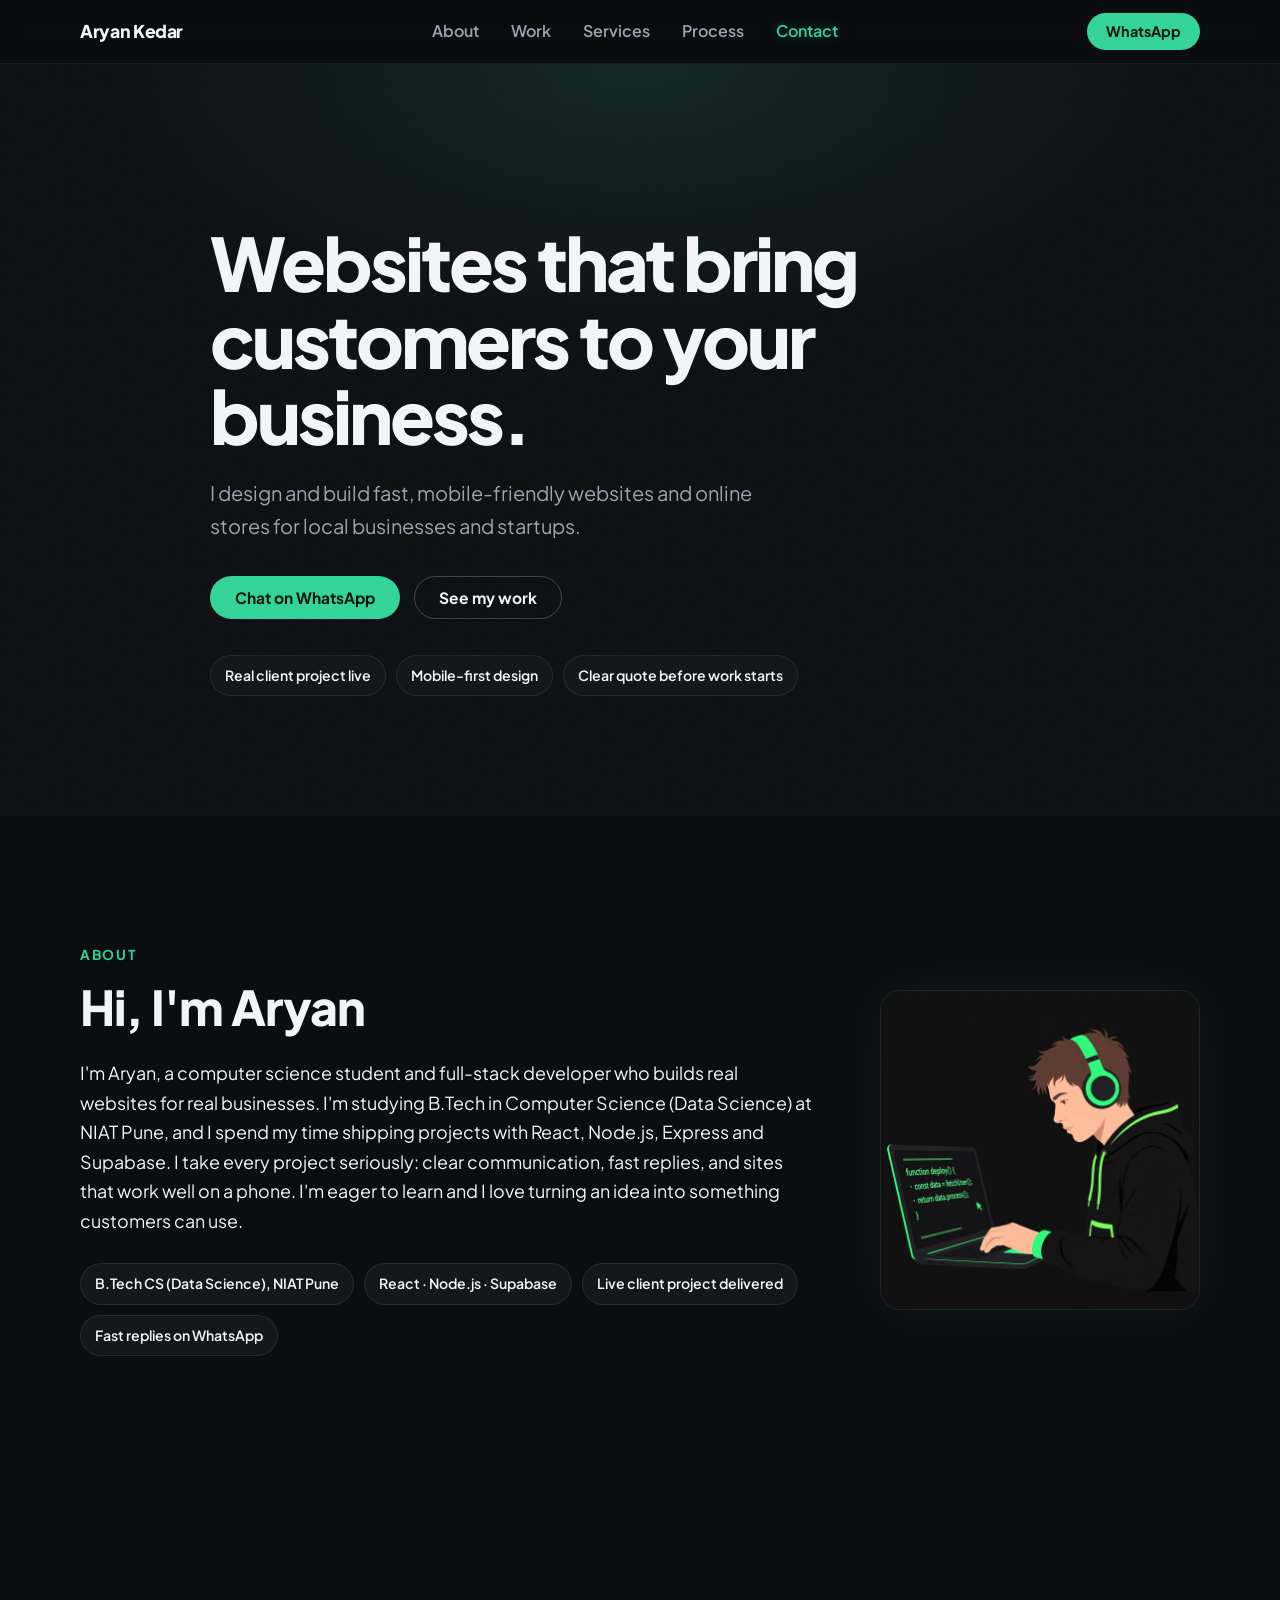
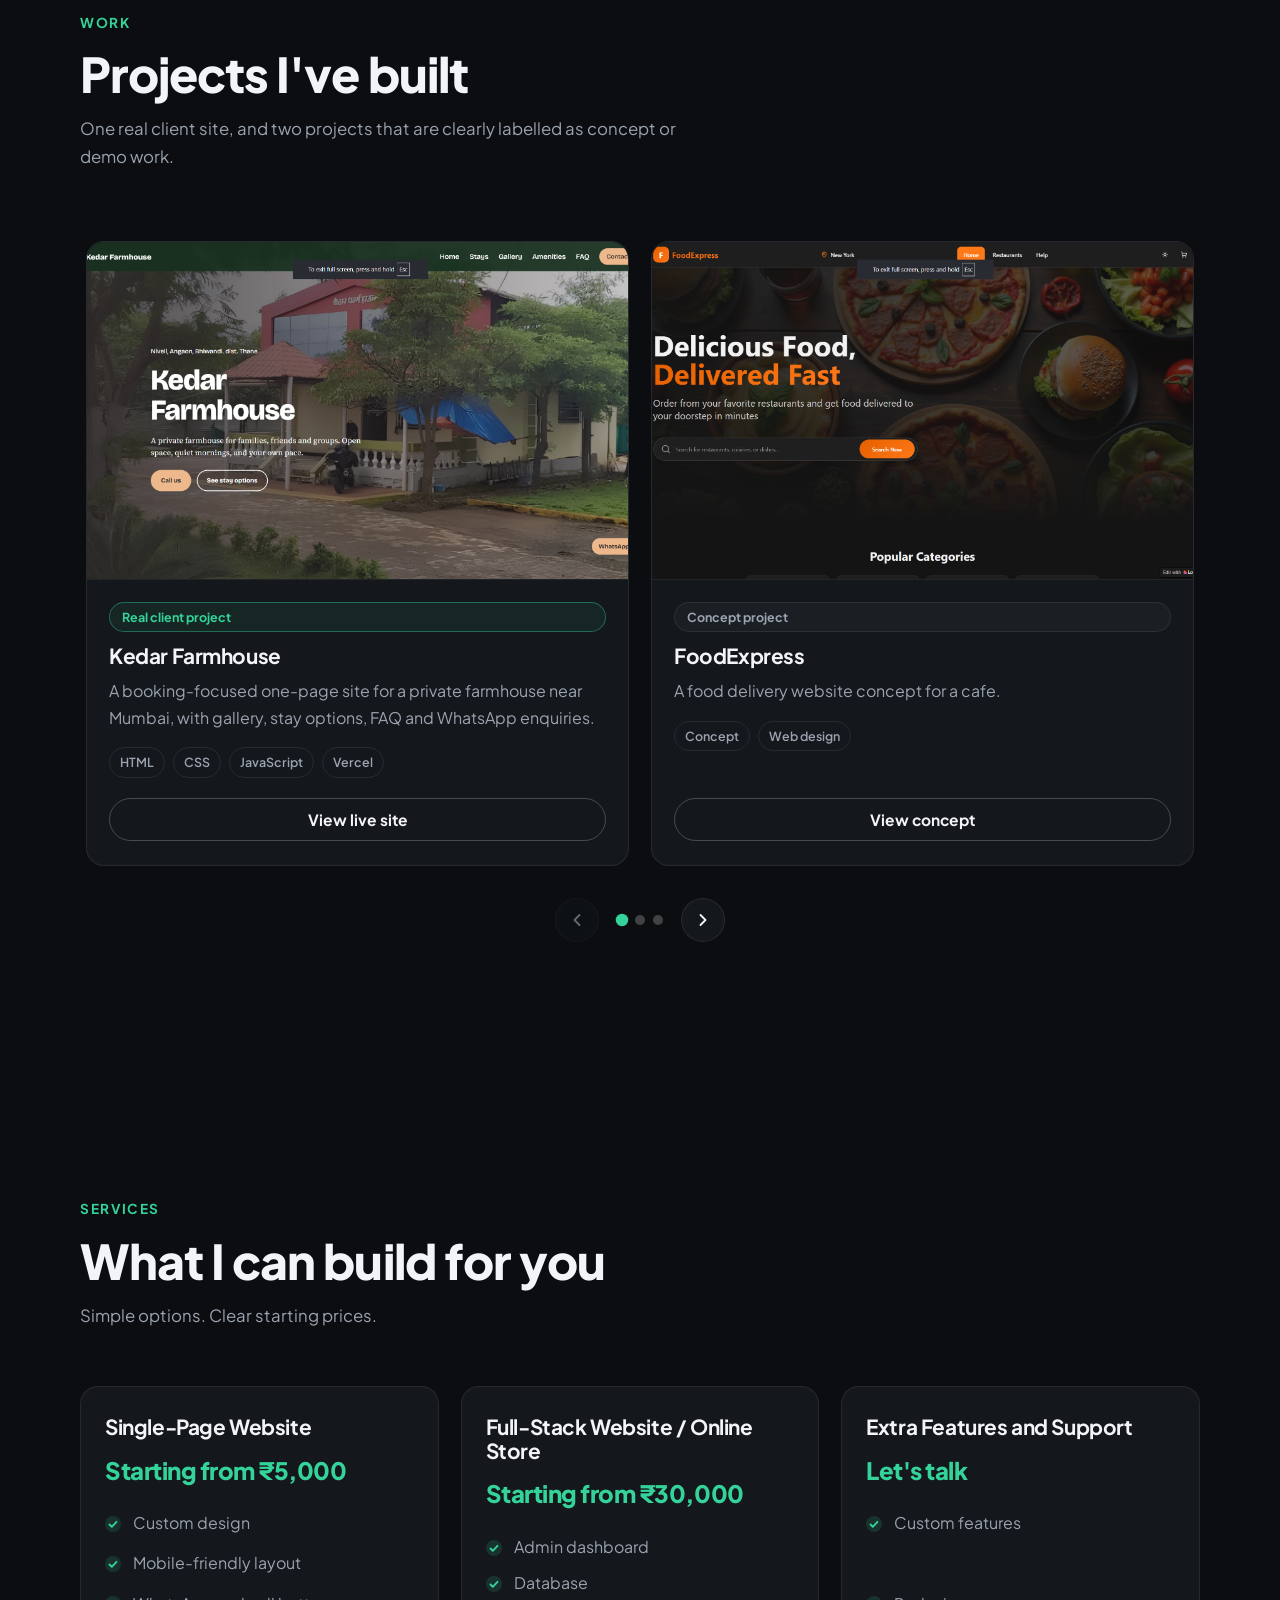
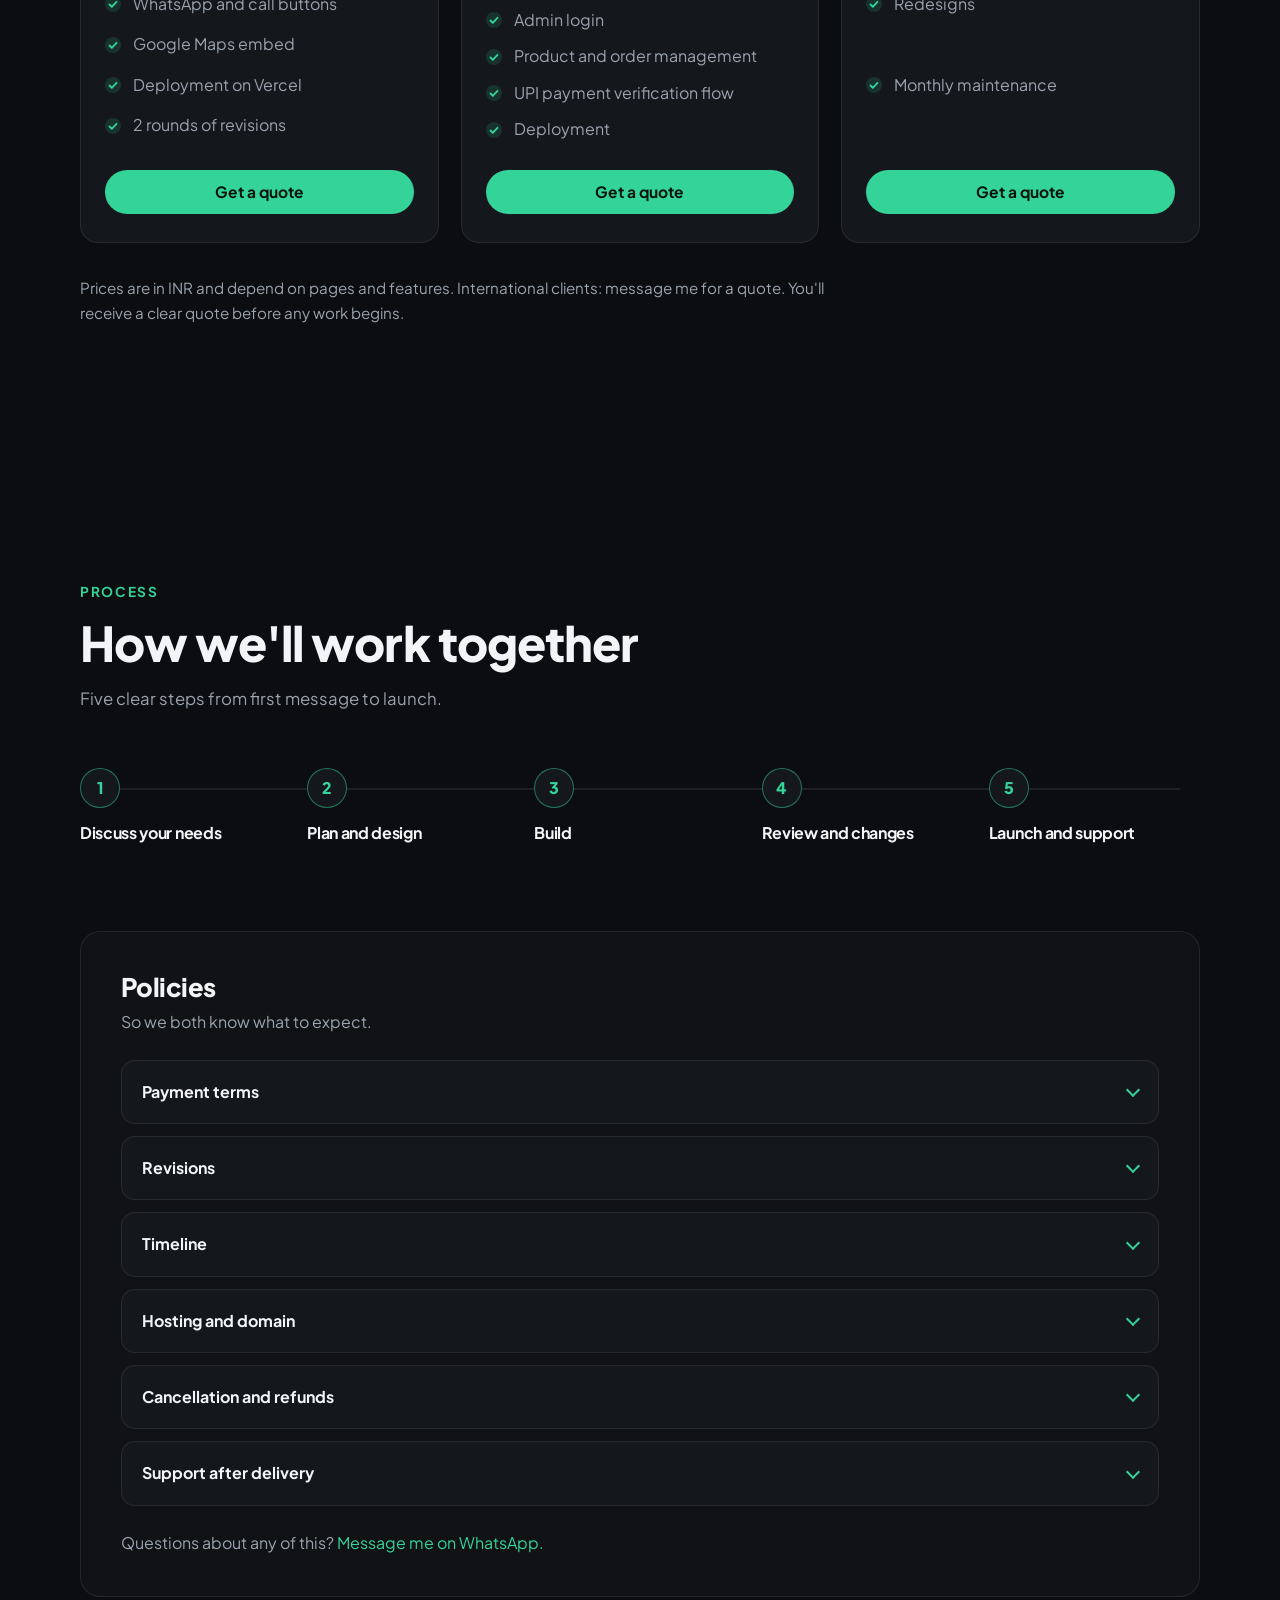
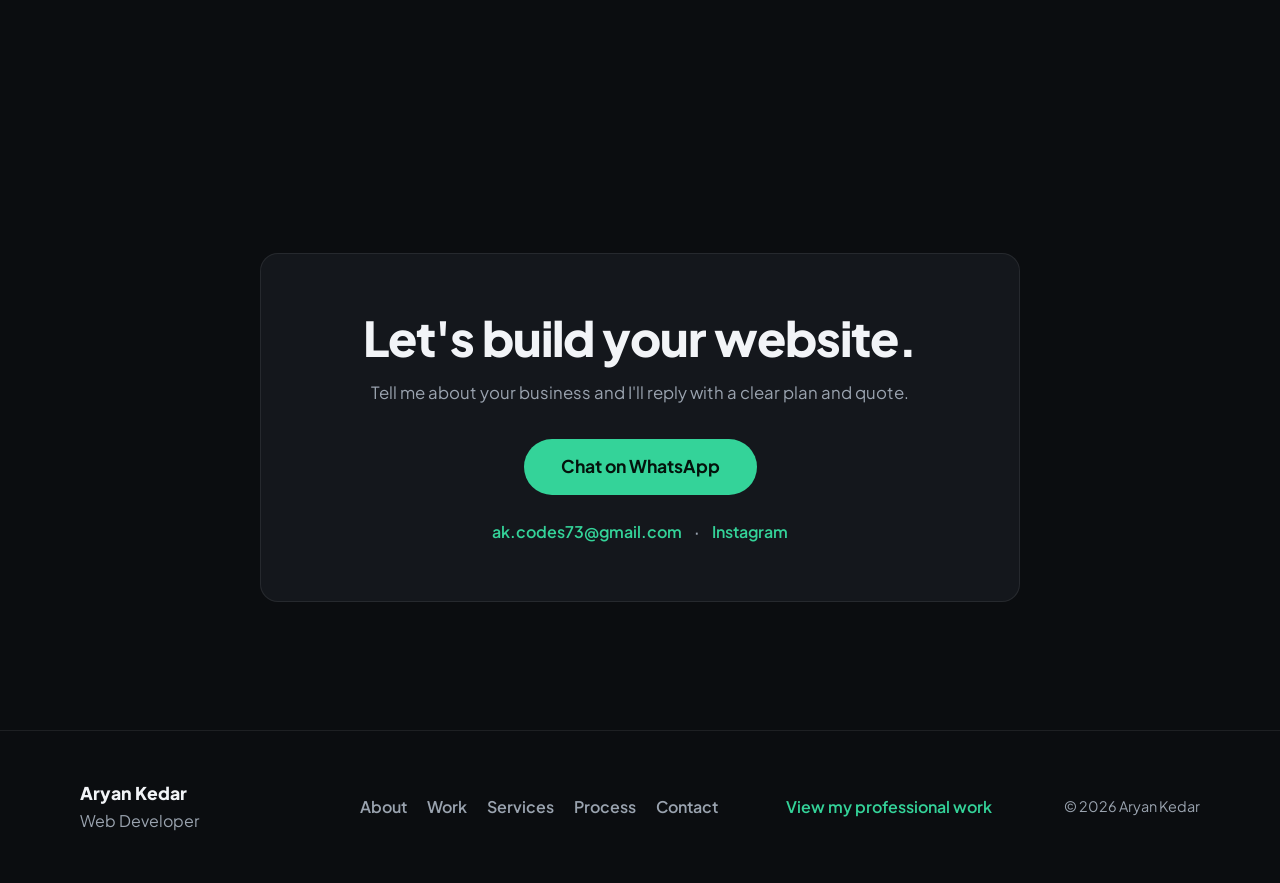
<file: index.html>
<!DOCTYPE html>
<html lang="en">

<head>
  <meta charset="utf-8">
  <meta name="viewport" content="width=device-width, initial-scale=1">
  <title>Aryan Kedar | Web Developer for Local Businesses and Startups</title>
  <meta name="description"
    content="Aryan Kedar builds fast, mobile-friendly websites and online stores for local businesses and startups in India and abroad. Get a clear quote before work starts.">
  <meta name="theme-color" content="#0B0D10">

  <!-- Open Graph -->
  <meta property="og:type" content="website">
  <meta property="og:title" content="Aryan Kedar | Web Developer">
  <meta property="og:description"
    content="Websites that bring customers to your business. Fast, mobile-friendly sites and online stores for local businesses and startups.">
  <meta property="og:locale" content="en_IN">
  <meta name="twitter:card" content="summary">

  <!-- Favicon -->
  <link rel="icon" type="image/svg+xml" href="assets/favicon.svg">

  <!-- Fonts -->
  <link rel="preconnect" href="https://fonts.googleapis.com">
  <link rel="preconnect" href="https://fonts.gstatic.com" crossorigin>
  <link href="https://fonts.googleapis.com/css2?family=Plus+Jakarta+Sans:wght@400;500;600;700;800&display=swap"
    rel="stylesheet">

  <link rel="stylesheet" href="css/style.css">
  <script src="js/main.js" defer></script>
</head>

<body>
  <a class="skip-link" href="#main">Skip to content</a>

  <!-- 1. NAVBAR -->
  <header class="navbar" id="navbar">
    <div class="container nav-inner">
      <a href="#top" class="brand" aria-label="Aryan Kedar, home">Aryan Kedar</a>

      <nav id="site-nav" class="nav-links" aria-label="Main">
        <a href="#about" data-nav>About</a>
        <a href="#work" data-nav>Work</a>
        <a href="#services" data-nav>Services</a>
        <a href="#process" data-nav>Process</a>
        <a href="#contact" data-nav>Contact</a>
        <a class="btn btn-primary btn-sm nav-wa-mobile" data-wa="general" href="#contact" target="_blank"
          rel="noopener">WhatsApp</a>
      </nav>

      <a class="btn btn-primary btn-sm nav-wa" data-wa="general" href="#contact" target="_blank"
        rel="noopener">WhatsApp</a>

      <button class="menu-toggle" id="menu-toggle" aria-label="Open menu" aria-expanded="false"
        aria-controls="site-nav">
        <span></span><span></span><span></span>
      </button>
    </div>
  </header>

  <main id="main">
    <!-- 2. HERO -->
    <section class="hero" id="top">
      <div class="container hero-inner">
        <h1 class="hero-title reveal">Websites that bring customers to your business.</h1>
        <p class="hero-sub reveal">I design and build fast, mobile-friendly websites and online stores for local
          businesses and startups.</p>
        <div class="hero-actions reveal">
          <a class="btn btn-primary" data-wa="general" href="#contact" target="_blank" rel="noopener">Chat on
            WhatsApp</a>
          <a class="btn btn-outline" href="#work">See my work</a>
        </div>
        <ul class="chips reveal" aria-label="Highlights">
          <li class="chip">Real client project live</li>
          <li class="chip">Mobile-first design</li>
          <li class="chip">Clear quote before work starts</li>
        </ul>
      </div>
    </section>

    <!-- 6. ABOUT -->
    <section class="section" id="about" aria-labelledby="about-title">
      <div class="container about-grid">
        <div class="about-copy">
          <header class="section-head reveal">
            <p class="eyebrow">About</p>
            <h2 id="about-title">Hi, I'm Aryan</h2>
          </header>
          <p class="about-text reveal">I'm Aryan, a computer science student and full-stack developer who builds real
            websites for real businesses. I'm studying B.Tech in Computer Science (Data Science) at NIAT Pune, and I
            spend my time shipping projects with React, Node.js, Express and Supabase. I take every project seriously:
            clear communication, fast replies, and sites that work well on a phone. I'm eager to learn and I love
            turning an idea into something customers can use.</p>
          <ul class="chips reveal" aria-label="Credentials">
            <li class="chip">B.Tech CS (Data Science), NIAT Pune</li>
            <li class="chip">React · Node.js · Supabase</li>
            <li class="chip">Live client project delivered</li>
            <li class="chip">Fast replies on WhatsApp</li>
          </ul>
        </div>
        <figure class="about-figure reveal">
          <img src="assets/images/character.png.jpeg" alt="Friendly cartoon character waving hello" width="352"
            height="739" loading="lazy">
        </figure>
      </div>
    </section>

    <!-- 3. WORK -->
    <section class="section" id="work" aria-labelledby="work-title">
      <div class="container">
        <header class="section-head reveal">
          <p class="eyebrow">Work</p>
          <h2 id="work-title">Projects I've built</h2>
          <p class="section-sub">One real client site, and two projects that are clearly labelled as concept or demo
            work.</p>
        </header>

        <div class="carousel reveal" id="work-carousel" role="region" aria-roledescription="carousel"
          aria-label="Projects">
          <div class="carousel-track" id="work-track" tabindex="0">
            <article class="card project" aria-label="Project 1 of 3">
              <div class="shot">
                <img src="/assets/images/kedar-farmhouse.png" alt="Screenshot of the Kedar Farmhouse booking website"
                  loading="lazy" width="800" height="500">
                <div class="shot-placeholder" aria-hidden="true"><span>Kedar Farmhouse</span></div>
              </div>
              <div class="card-body">
                <span class="status status-live">Real client project</span>
                <h3>Kedar Farmhouse</h3>
                <p>A booking-focused one-page site for a private farmhouse near Mumbai, with gallery, stay options, FAQ
                  and WhatsApp enquiries.</p>
                <ul class="tags" aria-label="Technologies">
                  <li>HTML</li>
                  <li>CSS</li>
                  <li>JavaScript</li>
                  <li>Vercel</li>
                </ul>
                <a class="btn btn-outline btn-block" href="https://kedar-farmhouse.vercel.app" target="_blank"
                  rel="noopener">View live site</a>
              </div>
            </article>

            <article class="card project" aria-label="Project 2 of 3">
              <div class="shot">
                <img src="/assets/images/foodexpress.png"
                  alt="Screenshot of the FoodExpress cafe delivery website concept" loading="lazy" width="800"
                  height="500">
                <div class="shot-placeholder" aria-hidden="true"><span>FoodExpress</span></div>
              </div>
              <div class="card-body">
                <span class="status">Concept project</span>
                <h3>FoodExpress</h3>
                <p>A food delivery website concept for a cafe.</p>
                <ul class="tags" aria-label="Technologies">
                  <li>Concept</li>
                  <li>Web design</li>
                </ul>
                <a class="btn btn-outline btn-block" href="https://foodexpress73.lovable.app/" target="_blank"
                  rel="noopener">View concept</a>
              </div>
            </article>

            <article class="card project" aria-label="Project 3 of 3">
              <div class="shot">
                <img src="/assets/images/my-shop-store.png" alt="Screenshot of the My Shop Store full-stack demo"
                  loading="lazy" width="800" height="500">
                <div class="shot-placeholder" aria-hidden="true"><span>My Shop Store</span></div>
              </div>
              <div class="card-body">
                <span class="status">Full-stack demo</span>
                <h3>My Shop Store</h3>
                <p>An online store with an admin dashboard, UPI payment verification and real-time orders.</p>
                <ul class="tags" aria-label="Technologies">
                  <li>React</li>
                  <li>Supabase</li>
                  <li>Tailwind</li>
                </ul>
                <button class="btn btn-outline btn-block" type="button" disabled aria-disabled="true">Coming
                  soon</button>
              </div>
            </article>
          </div>
          <div class="carousel-controls">
            <button class="carousel-btn" type="button" id="work-prev" aria-label="Previous project">
              <svg viewBox="0 0 24 24" width="20" height="20" fill="none" stroke="currentColor" stroke-width="2.2"
                stroke-linecap="round" stroke-linejoin="round" aria-hidden="true">
                <path d="M15 6l-6 6 6 6" />
              </svg>
            </button>
            <div class="carousel-dots" id="work-dots" role="tablist" aria-label="Choose project"></div>
            <button class="carousel-btn" type="button" id="work-next" aria-label="Next project">
              <svg viewBox="0 0 24 24" width="20" height="20" fill="none" stroke="currentColor" stroke-width="2.2"
                stroke-linecap="round" stroke-linejoin="round" aria-hidden="true">
                <path d="M9 6l6 6-6 6" />
              </svg>
            </button>
          </div>
        </div>
      </div>
    </section>

    <!-- 4. SERVICES -->
    <section class="section" id="services" aria-labelledby="services-title">
      <div class="container">
        <header class="section-head reveal">
          <p class="eyebrow">Services</p>
          <h2 id="services-title">What I can build for you</h2>
          <p class="section-sub">Simple options. Clear starting prices.</p>
        </header>

        <div class="grid grid-3">
          <article class="card service reveal">
            <h3>Single-Page Website</h3>
            <p class="price">Starting from ₹5,000</p>
            <ul class="checks">
              <li>Custom design</li>
              <li>Mobile-friendly layout</li>
              <li>WhatsApp and call buttons</li>
              <li>Google Maps embed</li>
              <li>Deployment on Vercel</li>
              <li>2 rounds of revisions</li>
            </ul>
            <a class="btn btn-primary btn-block" data-wa="single" href="#contact" target="_blank" rel="noopener">Get a
              quote</a>
          </article>

          <article class="card service reveal">
            <h3>Full-Stack Website / Online Store</h3>
            <p class="price">Starting from ₹30,000</p>
            <ul class="checks">
              <li>Admin dashboard</li>
              <li>Database</li>
              <li>Admin login</li>
              <li>Product and order management</li>
              <li>UPI payment verification flow</li>
              <li>Deployment</li>
            </ul>
            <a class="btn btn-primary btn-block" data-wa="fullstack" href="#contact" target="_blank" rel="noopener">Get
              a quote</a>
          </article>

          <article class="card service reveal">
            <h3>Extra Features and Support</h3>
            <p class="price">Let's talk</p>
            <ul class="checks">
              <li>Custom features</li>
              <li>Redesigns</li>
              <li>Monthly maintenance</li>
            </ul>
            <a class="btn btn-primary btn-block" data-wa="extras" href="#contact" target="_blank" rel="noopener">Get a
              quote</a>
          </article>
        </div>

        <p class="note reveal">Prices are in INR and depend on pages and features. International clients: message me for
          a quote. You'll receive a clear quote before any work begins.</p>
      </div>
    </section>

    <!-- 5. PROCESS AND POLICIES -->
    <section class="section" id="process" aria-labelledby="process-title">
      <div class="container">
        <header class="section-head reveal">
          <p class="eyebrow">Process</p>
          <h2 id="process-title">How we'll work together</h2>
          <p class="section-sub">Five clear steps from first message to launch.</p>
        </header>

        <!-- Part A: timeline -->
        <ol class="timeline reveal">
          <li><span class="step-num" aria-hidden="true">1</span>
            <h3>Discuss your needs</h3>
          </li>
          <li><span class="step-num" aria-hidden="true">2</span>
            <h3>Plan and design</h3>
          </li>
          <li><span class="step-num" aria-hidden="true">3</span>
            <h3>Build</h3>
          </li>
          <li><span class="step-num" aria-hidden="true">4</span>
            <h3>Review and changes</h3>
          </li>
          <li><span class="step-num" aria-hidden="true">5</span>
            <h3>Launch and support</h3>
          </li>
        </ol>

        <!-- Part B: policies (filled by js/main.js from the POLICIES array) -->
        <div class="policies reveal" id="policies" hidden aria-labelledby="policies-title">
          <h3 id="policies-title" class="policies-title">Policies</h3>
          <p class="policies-sub">So we both know what to expect.</p>
          <div class="accordion" id="policies-list"></div>
          <p class="policies-foot">Questions about any of this? <a data-wa="policies" href="#contact" target="_blank"
              rel="noopener">Message me on WhatsApp.</a></p>
        </div>
      </div>
    </section>

    <!-- 7. CONTACT -->
    <section class="section" id="contact" aria-labelledby="contact-title">
      <div class="container narrow">
        <div class="card contact-card reveal">
          <h2 id="contact-title">Let's build your website.</h2>
          <p class="section-sub">Tell me about your business and I'll reply with a clear plan and quote.</p>

          <a class="btn btn-primary btn-lg" data-wa="general" href="#contact" target="_blank" rel="noopener">Chat on
            WhatsApp</a>

          <p class="contact-links">
            <a id="email-link" href="#contact">Email</a>
            <span aria-hidden="true">·</span>
            <a id="instagram-link" href="#contact" target="_blank" rel="noopener">Instagram</a>
          </p>
        </div>
      </div>
    </section>
  </main>

  <!-- 8. FOOTER -->
  <footer class="footer">
    <div class="container footer-inner">
      <div>
        <p class="footer-name">Aryan Kedar</p>
        <p class="footer-role">Web Developer</p>
      </div>
      <nav class="footer-links" aria-label="Footer">
        <a href="#about">About</a>
        <a href="#work">Work</a>
        <a href="#services">Services</a>
        <a href="#process">Process</a>
        <a href="#contact">Contact</a>
        <a href="https://portfolio-website-delta-ten-23.vercel.app/" target="_blank"
          style="color: var(--accent); margin-left: 3rem;" rel="noopener">View my professional
          work</a>
      </nav>
      <p class="footer-copy" style="margin-left: 3rem;">© 2026 Aryan Kedar</p>

    </div>
  </footer>

  <!-- Floating WhatsApp button (shown on mobile) -->
  <a class="wa-float" data-wa="general" href="#contact" target="_blank" rel="noopener" aria-label="Chat on WhatsApp">
    <svg viewBox="0 0 24 24" width="26" height="26" fill="currentColor" aria-hidden="true">
      <path
        d="M12.04 2a9.9 9.9 0 0 0-8.5 14.95L2 22l5.2-1.5A9.9 9.9 0 1 0 12.04 2Zm0 18.1a8.2 8.2 0 0 1-4.2-1.16l-.3-.18-3.08.89.9-3-.2-.31a8.2 8.2 0 1 1 6.88 3.76Zm4.5-6.13c-.25-.12-1.46-.72-1.69-.8-.23-.08-.39-.12-.56.12-.16.25-.64.8-.78.97-.14.16-.29.18-.53.06a6.7 6.7 0 0 1-3.3-2.88c-.25-.43.25-.4.72-1.33.08-.16.04-.3-.02-.42-.06-.12-.56-1.35-.76-1.85-.2-.48-.4-.42-.56-.42h-.47c-.16 0-.43.06-.65.3-.23.25-.86.84-.86 2.05 0 1.2.88 2.37 1 2.54.12.16 1.72 2.63 4.17 3.69.58.25 1.04.4 1.4.52.59.19 1.12.16 1.54.1.47-.07 1.46-.6 1.66-1.17.2-.58.2-1.07.14-1.17-.06-.1-.23-.16-.47-.29Z" />
    </svg>
  </a>
</body>

</html>
</file>
<file: css/style.css>
/* ==========================================================
   Aryan Kedar portfolio | Dark theme, mobile-first
   ========================================================== */

/* ---------- Design tokens ---------- */
:root {
  --bg: #0B0D10;
  --surface: #14171C;
  --border: rgba(255, 255, 255, 0.08);
  --text: #F2F4F7;
  --muted: #9AA3AF;
  --accent: #34D399;
  --accent-ink: #04130C;
  /* dark text on emerald buttons (high contrast) */
  --glow: 0 0 0 1px rgba(52, 211, 153, 0.35), 0 8px 30px rgba(52, 211, 153, 0.18);
  --radius: 18px;
  --nav-h: 64px;
  --font: "Plus Jakarta Sans", "Inter", system-ui, -apple-system, "Segoe UI", Roboto, sans-serif;
}

/* ---------- Reset and base ---------- */
*,
*::before,
*::after {
  box-sizing: border-box;
}

html {
  scroll-behavior: smooth;
  scroll-padding-top: calc(var(--nav-h) + 12px);
}

body {
  margin: 0;
  background: var(--bg);
  color: var(--text);
  font-family: var(--font);
  font-size: 1rem;
  line-height: 1.65;
  -webkit-font-smoothing: antialiased;
}

img {
  max-width: 100%;
  display: block;
}

a {
  color: var(--accent);
  text-decoration: none;
}

a:hover {
  text-decoration: underline;
}

ul,
ol {
  margin: 0;
  padding: 0;
  list-style: none;
}

h1,
h2,
h3,
p {
  margin: 0;
}

h1,
h2,
h3 {
  letter-spacing: -0.02em;
  line-height: 1.15;
}

[hidden] {
  display: none !important;
}

/* Visible focus for keyboard users */
:focus-visible {
  outline: 2px solid var(--accent);
  outline-offset: 3px;
  border-radius: 6px;
}

.skip-link {
  position: absolute;
  left: 12px;
  top: -60px;
  z-index: 200;
  background: var(--accent);
  color: var(--accent-ink);
  padding: 10px 16px;
  border-radius: 10px;
  font-weight: 700;
}

.skip-link:focus {
  top: 12px;
  text-decoration: none;
}

.container {
  width: min(1120px, 100% - 40px);
  margin-inline: auto;
}

.container.narrow {
  width: min(760px, 100% - 40px);
}

/* ---------- Buttons ---------- */
.btn {
  display: inline-flex;
  align-items: center;
  justify-content: center;
  gap: 8px;
  padding: 13px 24px;
  border-radius: 999px;
  font: inherit;
  font-weight: 700;
  font-size: 0.97rem;
  line-height: 1;
  border: 1px solid transparent;
  cursor: pointer;
  transition: transform .2s ease, box-shadow .2s ease, background .2s ease, border-color .2s ease;
}

.btn:hover {
  text-decoration: none;
  transform: translateY(-2px);
}

.btn-primary {
  background: var(--accent);
  color: var(--accent-ink);
}

.btn-primary:hover {
  box-shadow: var(--glow);
}

.btn-outline {
  background: transparent;
  color: var(--text);
  border-color: rgba(255, 255, 255, 0.22);
}

.btn-outline:hover {
  border-color: var(--accent);
  color: var(--accent);
}

.btn-sm {
  padding: 10px 18px;
  font-size: 0.9rem;
}

.btn-lg {
  padding: 18px 36px;
  font-size: 1.1rem;
}

.btn-block {
  width: 100%;
}

.btn:disabled {
  opacity: .55;
  cursor: not-allowed;
  transform: none;
  box-shadow: none;
  border-color: var(--border);
  color: var(--muted);
}

/* ---------- Navbar ---------- */
.navbar {
  position: sticky;
  top: 0;
  z-index: 100;
  height: var(--nav-h);
  background: rgba(11, 13, 16, 0.72);
  -webkit-backdrop-filter: blur(14px);
  backdrop-filter: blur(14px);
  border-bottom: 1px solid var(--border);
}

.nav-inner {
  height: 100%;
  display: flex;
  align-items: center;
  justify-content: space-between;
  gap: 16px;
}

.brand {
  color: var(--text);
  font-weight: 800;
  font-size: 1.1rem;
  letter-spacing: -0.02em;
}

.brand:hover {
  text-decoration: none;
}

.nav-links {
  position: absolute;
  top: var(--nav-h);
  left: 0;
  right: 0;
  display: none;
  flex-direction: column;
  gap: 4px;
  padding: 16px 20px 20px;
  background: rgba(11, 13, 16, 0.96);
  border-bottom: 1px solid var(--border);
}

.nav-links.open {
  display: flex;
}

.nav-links a[data-nav] {
  color: var(--muted);
  font-weight: 600;
  padding: 12px 4px;
  border-radius: 8px;
}

.nav-links a[data-nav]:hover {
  color: var(--text);
  text-decoration: none;
}

.nav-links a[data-nav].active {
  color: var(--accent);
  text-shadow: 0 0 18px rgba(52, 211, 153, 0.45);
}

.nav-wa-mobile {
  margin-top: 8px;
}

.nav-wa {
  display: none;
}

.menu-toggle {
  width: 44px;
  height: 44px;
  display: inline-flex;
  flex-direction: column;
  align-items: center;
  justify-content: center;
  gap: 5px;
  background: transparent;
  border: 1px solid var(--border);
  border-radius: 12px;
  cursor: pointer;
}

.menu-toggle span {
  width: 20px;
  height: 2px;
  background: var(--text);
  border-radius: 2px;
  transition: transform .25s ease, opacity .25s ease;
}

.menu-toggle[aria-expanded="true"] span:nth-child(1) {
  transform: translateY(7px) rotate(45deg);
}

.menu-toggle[aria-expanded="true"] span:nth-child(2) {
  opacity: 0;
}

.menu-toggle[aria-expanded="true"] span:nth-child(3) {
  transform: translateY(-7px) rotate(-45deg);
}

/* ---------- Hero ---------- */
.hero {
  position: relative;
  overflow: hidden;
  padding: clamp(72px, 14vw, 160px) 0 clamp(64px, 10vw, 120px);
  background:
    radial-gradient(60% 50% at 50% 0%, rgba(52, 211, 153, 0.12), transparent 70%),
    var(--bg);
}

/* Very subtle grain */
.hero::after {
  content: "";
  position: absolute;
  inset: 0;
  pointer-events: none;
  opacity: .05;
  background-image: url("data:image/svg+xml;utf8,<svg xmlns='http://www.w3.org/2000/svg' width='120' height='120'><filter id='n'><feTurbulence type='fractalNoise' baseFrequency='.9' numOctaves='2' stitchTiles='stitch'/></filter><rect width='100%' height='100%' filter='url(%23n)'/></svg>");
}

.hero-inner {
  position: relative;
  z-index: 1;
  max-width: 860px;
}

.hero-title {
  font-size: clamp(2.4rem, 8vw, 4.6rem);
  font-weight: 800;
  letter-spacing: -0.04em;
  line-height: 1.04;
}

.hero-sub {
  margin-top: 22px;
  max-width: 600px;
  font-size: clamp(1.05rem, 2.5vw, 1.25rem);
  color: var(--muted);
}

.hero-actions {
  margin-top: 34px;
  display: flex;
  flex-wrap: wrap;
  gap: 14px;
}

/* ---------- Chips and tags ---------- */
.chips {
  margin-top: 36px;
  display: flex;
  flex-wrap: wrap;
  gap: 10px;
}

.chip {
  padding: 8px 14px;
  border-radius: 999px;
  font-size: 0.88rem;
  font-weight: 600;
  color: var(--text);
  background: var(--surface);
  border: 1px solid var(--border);
}

.tags {
  display: flex;
  flex-wrap: wrap;
  gap: 8px;
  margin: 16px 0 20px;
}

.tags li {
  font-size: 0.78rem;
  font-weight: 600;
  color: var(--muted);
  padding: 4px 10px;
  border-radius: 999px;
  border: 1px solid var(--border);
}

/* ---------- Sections ---------- */
.section {
  padding: clamp(72px, 11vw, 128px) 0;
}

.section-head {
  margin-bottom: clamp(36px, 6vw, 56px);
}

.eyebrow {
  color: var(--accent);
  font-weight: 700;
  font-size: 0.85rem;
  letter-spacing: 0.12em;
  text-transform: uppercase;
  margin-bottom: 12px;
}

.section h2 {
  font-size: clamp(1.9rem, 5vw, 3rem);
  font-weight: 800;
}

.section-sub {
  margin-top: 14px;
  color: var(--muted);
  font-size: 1.05rem;
  max-width: 620px;
}

.note {
  margin-top: 32px;
  color: var(--muted);
  font-size: 0.95rem;
  max-width: 760px;
}

/* ---------- Cards and grids ---------- */
.grid {
  display: grid;
  gap: 22px;
}

.card {
  background: var(--surface);
  border: 1px solid var(--border);
  border-radius: var(--radius);
  transition: transform .25s ease, box-shadow .25s ease, border-color .25s ease;
}

.card:hover {
  transform: translateY(-6px);
  border-color: rgba(52, 211, 153, 0.4);
  box-shadow: var(--glow);
}

.card-body {
  padding: 22px 22px 24px;
}

.card h3 {
  font-size: 1.3rem;
  font-weight: 700;
}

/* Project cards */
.project {
  overflow: hidden;
  display: flex;
  flex-direction: column;
}

.project .card-body {
  display: flex;
  flex-direction: column;
  flex: 1;
}

.project .card-body p {
  color: var(--muted);
  margin-top: 10px;
}

.project .card-body .btn {
  margin-top: auto;
}

.shot {
  position: relative;
  aspect-ratio: 16 / 10;
  background: #0F1216;
  border-bottom: 1px solid var(--border);
}

.shot img {
  position: absolute;
  inset: 0;
  width: 100%;
  height: 100%;
  object-fit: cover;
  z-index: 1;
}

.shot-placeholder {
  position: absolute;
  inset: 0;
  display: grid;
  place-items: center;
  text-align: center;
  padding: 16px;
  background: radial-gradient(70% 70% at 50% 0%, rgba(52, 211, 153, 0.1), transparent 70%), #0F1216;
  color: var(--muted);
  font-weight: 700;
  letter-spacing: -0.01em;
}

.shot.no-image img {
  display: none;
}

.status {
  display: inline-block;
  margin-bottom: 12px;
  padding: 4px 12px;
  border-radius: 999px;
  font-size: 0.78rem;
  font-weight: 700;
  color: var(--muted);
  border: 1px solid var(--border);
  background: rgba(255, 255, 255, 0.03);
}

.status-live {
  color: var(--accent);
  border-color: rgba(52, 211, 153, 0.4);
  background: rgba(52, 211, 153, 0.08);
}

/* Service cards */
.service {
  padding: 28px 24px;
  display: flex;
  flex-direction: column;
}

.price {
  margin: 12px 0 20px;
  font-size: 1.5rem;
  font-weight: 800;
  color: var(--accent);
  letter-spacing: -0.02em;
}

.checks {
  display: grid;
  gap: 10px;
  margin-bottom: 28px;
  color: var(--text);
  flex: 1;
}

.checks li {
  position: relative;
  padding-left: 28px;
  color: var(--muted);
}

.checks li::before {
  content: "";
  position: absolute;
  left: 0;
  top: 0.35em;
  width: 16px;
  height: 16px;
  border-radius: 50%;
  background: rgba(52, 211, 153, 0.15) url("data:image/svg+xml;utf8,<svg xmlns='http://www.w3.org/2000/svg' viewBox='0 0 16 16'><path d='M4.5 8.5l2.3 2.3 4.7-5' fill='none' stroke='%2334D399' stroke-width='1.8' stroke-linecap='round' stroke-linejoin='round'/></svg>") center / 100% no-repeat;
}

/* ---------- Timeline ---------- */
.timeline {
  position: relative;
  display: grid;
  gap: 28px;
  padding-left: 8px;
}

.timeline::before {
  content: "";
  position: absolute;
  left: 27px;
  top: 10px;
  bottom: 10px;
  width: 2px;
  background: var(--border);
}

.timeline li {
  position: relative;
  display: flex;
  align-items: center;
  gap: 18px;
}

.timeline h3 {
  font-size: 1.1rem;
  font-weight: 700;
}

.step-num {
  position: relative;
  z-index: 1;
  flex: none;
  width: 40px;
  height: 40px;
  display: grid;
  place-items: center;
  border-radius: 50%;
  background: var(--surface);
  border: 1px solid rgba(52, 211, 153, 0.5);
  color: var(--accent);
  font-weight: 800;
}

/* ---------- Policies ---------- */
.policies {
  margin-top: clamp(56px, 8vw, 88px);
  padding: clamp(24px, 4vw, 40px);
  border: 1px solid var(--border);
  border-radius: 20px;
  background: rgba(20, 23, 28, 0.6);
}

.policies-title {
  font-size: 1.6rem;
  font-weight: 800;
}

.policies-sub {
  margin: 8px 0 24px;
  color: var(--muted);
}

.accordion {
  display: grid;
  gap: 12px;
}

.acc-item {
  background: var(--surface);
  border: 1px solid var(--border);
  border-radius: 14px;
  overflow: hidden;
}

.acc-btn {
  width: 100%;
  display: flex;
  align-items: center;
  justify-content: space-between;
  gap: 16px;
  padding: 18px 20px;
  background: none;
  border: 0;
  color: var(--text);
  font: inherit;
  font-weight: 700;
  text-align: left;
  cursor: pointer;
}

.acc-btn:hover {
  color: var(--accent);
}

.acc-icon {
  flex: none;
  width: 10px;
  height: 10px;
  margin-top: -4px;
  border-right: 2px solid var(--accent);
  border-bottom: 2px solid var(--accent);
  transform: rotate(45deg);
  transition: transform .25s ease, margin .25s ease;
  /* "v" when closed */
}

.acc-btn[aria-expanded="true"] .acc-icon {
  transform: rotate(-135deg);
  margin-top: 4px;
}

/* "^" when open */
.acc-panel {
  padding: 0 20px 20px;
  color: var(--muted);
}

.acc-panel[hidden] {
  display: none;
}

.todo-flag {
  display: inline-block;
  margin-left: 8px;
  padding: 2px 8px;
  border-radius: 6px;
  font-size: 0.72rem;
  font-weight: 700;
  color: #FBBF24;
  border: 1px dashed #FBBF24;
  background: rgba(251, 191, 36, 0.08);
}

.acc-item.is-todo {
  border-style: dashed;
  border-color: rgba(251, 191, 36, 0.5);
}

.policies-foot {
  margin-top: 24px;
  color: var(--muted);
}

/* ---------- About ---------- */
.about-grid {
  display: grid;
  gap: 40px;
  align-items: center;
}

.about-text {
  font-size: 1.12rem;
  color: var(--text);
}

.about-text+.chips {
  margin-top: 28px;
}

.about-copy .section-head {
  margin-bottom: 24px;
}

.about-figure {
  margin: 0 auto;
  width: min(300px, 80%);
  border-radius: 20px;
  overflow: hidden;
  border: 1px solid var(--border);
  background: #0C1115;
  box-shadow: 0 0 60px rgba(52, 211, 153, 0.08);
}

.about-figure img {
  width: 100%;
  height: auto;
}

/* ---------- Work carousel ---------- */
.carousel-track {
  display: flex;
  gap: 22px;
  overflow-x: auto;
  padding: 14px 6px 28px;
  scroll-snap-type: x mandatory;
  scroll-padding-inline: 6px;
  scrollbar-width: none;
  -webkit-overflow-scrolling: touch;
}

.carousel-track::-webkit-scrollbar {
  display: none;
}

.carousel-track .project {
  flex: 0 0 88%;
  scroll-snap-align: start;
}

.carousel-controls {
  display: flex;
  align-items: center;
  justify-content: center;
  gap: 18px;
  margin-top: 4px;
}

.carousel-btn {
  width: 44px;
  height: 44px;
  display: grid;
  place-items: center;
  border-radius: 50%;
  cursor: pointer;
  background: var(--surface);
  color: var(--text);
  border: 1px solid var(--border);
  transition: transform .2s ease, box-shadow .2s ease, border-color .2s ease, color .2s ease;
}

.carousel-btn:hover:not(:disabled) {
  transform: translateY(-2px);
  border-color: var(--accent);
  color: var(--accent);
  box-shadow: var(--glow);
}

.carousel-btn:disabled {
  opacity: .4;
  cursor: not-allowed;
}

.carousel-dots {
  display: flex;
  gap: 8px;
}

.carousel-dot {
  width: 10px;
  height: 10px;
  padding: 0;
  border-radius: 50%;
  border: 0;
  cursor: pointer;
  background: rgba(255, 255, 255, 0.22);
  transition: background .2s ease, transform .2s ease;
}

.carousel-dot[aria-selected="true"] {
  background: var(--accent);
  transform: scale(1.25);
}

/* ---------- Contact ---------- */
.contact-card {
  padding: clamp(28px, 6vw, 56px);
  text-align: center;
}

.contact-card:hover {
  transform: none;
}

.contact-card .section-sub {
  margin: 14px auto 32px;
}

.contact-links {
  margin-top: 24px;
  display: flex;
  justify-content: center;
  gap: 12px;
  font-weight: 600;
  color: var(--muted);
}

/* ---------- Footer ---------- */
.footer {
  border-top: 1px solid var(--border);
  padding: 48px 0 96px;
}

.footer-inner {
  display: grid;
  gap: 24px;
}

.footer-name {
  font-weight: 800;
  font-size: 1.1rem;
}

.footer-role {
  color: var(--muted);
}

.footer-links {
  display: flex;
  flex-wrap: wrap;
  gap: 8px 20px;
}

.footer-links a {
  color: var(--muted);
  font-weight: 600;
}

.footer-links a:hover {
  color: var(--accent);
}

.footer-copy {
  color: var(--muted);
  font-size: 0.9rem;
}

/* ---------- Floating WhatsApp (mobile) ---------- */
.wa-float {
  position: fixed;
  right: 18px;
  bottom: 18px;
  z-index: 90;
  width: 58px;
  height: 58px;
  display: grid;
  place-items: center;
  border-radius: 50%;
  background: var(--accent);
  color: var(--accent-ink);
  box-shadow: 0 8px 24px rgba(0, 0, 0, 0.45), 0 0 0 1px rgba(52, 211, 153, 0.4), 0 0 28px rgba(52, 211, 153, 0.25);
  transition: transform .2s ease;
}

.wa-float:hover {
  transform: translateY(-3px) scale(1.05);
  text-decoration: none;
}

/* ---------- Scroll reveal ---------- */
.js .reveal {
  opacity: 0;
  transform: translateY(22px);
  transition: opacity .7s ease, transform .7s ease;
}

.js .reveal.visible {
  opacity: 1;
  transform: none;
}

/* ---------- 404 page ---------- */
.nf {
  min-height: 100vh;
  display: grid;
  place-items: center;
  text-align: center;
  padding: 24px;
  background: radial-gradient(60% 50% at 50% 0%, rgba(52, 211, 153, 0.12), transparent 70%), var(--bg);
}

.nf-code {
  font-size: clamp(5rem, 22vw, 9rem);
  font-weight: 800;
  letter-spacing: -0.05em;
  color: var(--accent);
  line-height: 1;
}

.nf h1 {
  margin: 16px 0 10px;
  font-size: clamp(1.6rem, 5vw, 2.2rem);
}

.nf p {
  color: var(--muted);
  margin-bottom: 28px;
}

/* ---------- Tablet and up ---------- */
@media (min-width: 700px) {
  .grid-3 {
    grid-template-columns: repeat(2, 1fr);
  }

  .carousel-track .project {
    flex-basis: calc((100% - 22px) / 2);
  }

  .footer-inner {
    grid-template-columns: 1fr auto;
    align-items: start;
  }

  .footer-links {
    grid-column: 1 / -1;
  }

  .footer-copy {
    grid-column: 1 / -1;
  }
}

/* ---------- Desktop ---------- */
@media (min-width: 960px) {

  .menu-toggle,
  .nav-wa-mobile,
  .wa-float {
    display: none;
  }

  .nav-wa {
    display: inline-flex;
  }

  .nav-links {
    position: static;
    display: flex;
    flex-direction: row;
    align-items: center;
    gap: 28px;
    padding: 0;
    background: none;
    border: 0;
  }

  .nav-links a[data-nav] {
    padding: 6px 2px;
  }

  .grid-3 {
    grid-template-columns: repeat(3, 1fr);
  }

  .about-grid {
    grid-template-columns: 1fr 320px;
    gap: 64px;
  }

  .about-figure {
    width: 100%;
  }

  .footer {
    padding-bottom: 48px;
  }

  .footer-inner {
    grid-template-columns: 1fr auto auto;
    align-items: center;
  }

  .footer-links {
    grid-column: auto;
  }

  .footer-copy {
    grid-column: auto;
  }

  /* Horizontal timeline */
  .timeline {
    grid-template-columns: repeat(5, 1fr);
    gap: 16px;
    padding-left: 0;
  }

  .timeline::before {
    left: 20px;
    right: 20px;
    top: 20px;
    bottom: auto;
    width: auto;
    height: 2px;
  }

  .timeline li {
    flex-direction: column;
    align-items: flex-start;
    gap: 16px;
  }

  .timeline h3 {
    font-size: 1rem;
  }
}

/* ---------- Reduced motion ---------- */
@media (prefers-reduced-motion: reduce) {
  html {
    scroll-behavior: auto;
  }

  *,
  *::before,
  *::after {
    transition-duration: 0.01ms !important;
    animation-duration: 0.01ms !important;
  }

  .js .reveal {
    opacity: 1;
    transform: none;
  }

  .card:hover,
  .btn:hover,
  .wa-float:hover {
    transform: none;
  }
}
</file>
